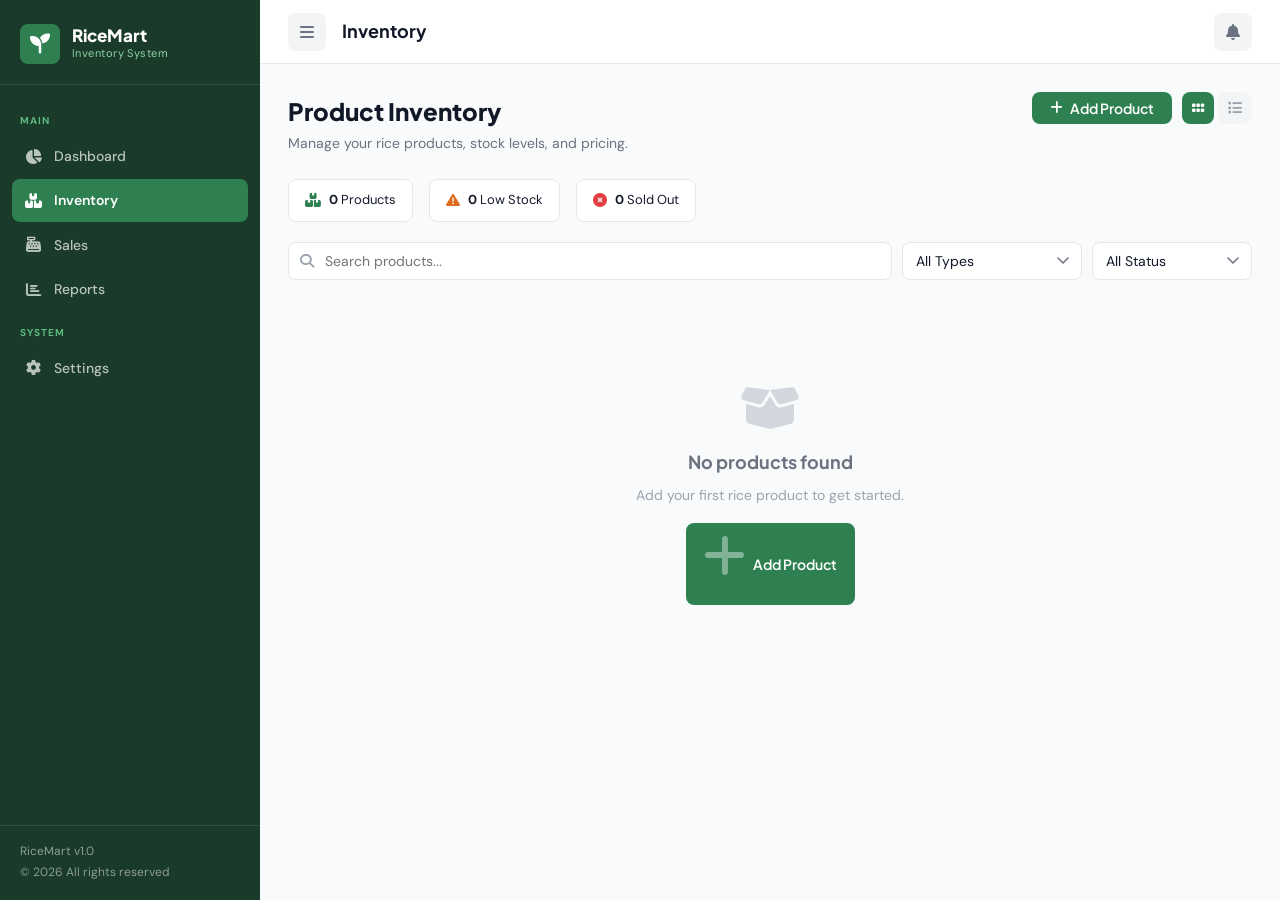
<file: inventory.html>
<!DOCTYPE html>
<html lang="en">
<head>
  <meta charset="UTF-8">
  <meta name="viewport" content="width=device-width, initial-scale=1.0">
  <title>Inventory — RiceMart</title>
  <link rel="stylesheet" href="css/style.css">
  <link rel="stylesheet" href="css/inventory.css">
  <link rel="stylesheet" href="https://cdnjs.cloudflare.com/ajax/libs/font-awesome/6.5.0/css/all.min.css">
</head>
<body>
<div class="app">
  <aside class="sidebar" id="sidebar">
    <div class="sidebar__logo">
      <div class="sidebar__logo-icon"><i class="fas fa-seedling"></i></div>
      <div class="sidebar__logo-text">
        <strong id="store-name">RiceMart</strong>
        <span>Inventory System</span>
      </div>
    </div>
    <nav class="sidebar__nav">
      <p class="nav__section-label">Main</p>
      <a href="dashboard.html" class="nav__link"><i class="fas fa-chart-pie"></i> Dashboard</a>
      <a href="inventory.html" class="nav__link"><i class="fas fa-boxes-stacked"></i> Inventory</a>
      <a href="sales.html" class="nav__link"><i class="fas fa-cash-register"></i> Sales</a>
      <a href="reports.html" class="nav__link"><i class="fas fa-chart-bar"></i> Reports</a>
      <p class="nav__section-label">System</p>
      <a href="settings.html" class="nav__link"><i class="fas fa-gear"></i> Settings</a>
    </nav>
    <div class="sidebar__footer">
      <p>RiceMart v1.0</p>
      <p>© 2026 All rights reserved</p>
    </div>
  </aside>
  <div class="sidebar-overlay" id="sidebar-overlay"></div>

  <main class="main">
    <header class="topbar">
      <button class="topbar__hamburger btn-icon" id="sidebar-toggle"><i class="fas fa-bars"></i></button>
      <h1 class="topbar__title">Inventory</h1>
      <div class="topbar__actions">
        <div class="notif-bell-wrap" style="position:relative;">
          <button class="btn-icon" id="notif-bell"><i class="fas fa-bell"></i></button>
          <span class="notif-badge" id="notif-badge" style="display:none;">0</span>
          <div class="notif-panel" id="notif-panel">
            <div class="notif-panel__header">Notifications <span>Recent alerts</span></div>
            <div class="notif-list" id="notif-list"></div>
          </div>
        </div>
      </div>
    </header>

    <div class="page-body">
      <div class="page-header">
        <div class="page-header__info">
          <h1>Product Inventory</h1>
          <p>Manage your rice products, stock levels, and pricing.</p>
        </div>
        <div class="page-header__actions">
          <button class="btn btn--primary" id="btn-add-product"><i class="fas fa-plus"></i> Add Product</button>
          <div class="view-toggles">
            <button class="view-toggle-btn view-toggle-btn--active" id="btn-grid-view" title="Grid View"><i class="fas fa-grip"></i></button>
            <button class="view-toggle-btn" id="btn-list-view" title="List View"><i class="fas fa-list"></i></button>
          </div>
        </div>
      </div>

      <!-- Quick Stats -->
      <div class="inventory-stats-row" id="inventory-stats"></div>

      <!-- Toolbar -->
      <div class="inventory-toolbar">
        <div class="search-bar">
          <i class="fas fa-search"></i>
          <input type="text" class="form-control" id="search-input" placeholder="Search products...">
        </div>
        <select class="form-control" id="filter-type" style="max-width:180px;">
          <option value="">All Types</option>
        </select>
        <select class="form-control" id="filter-status" style="max-width:160px;">
          <option value="">All Status</option>
          <option value="instock">In Stock</option>
          <option value="low">Low Stock</option>
          <option value="out">Sold Out</option>
        </select>
      </div>

      <!-- Product Grid -->
      <div class="product-grid active" id="product-grid"></div>

      <!-- Product List View -->
      <div class="product-list-view" id="product-list-view">
        <div class="table-wrap">
          <table id="product-table">
            <thead>
              <tr>
                <th>Product</th>
                <th>Type</th>
                <th>Price / Sack</th>
                <th>Stock</th>
                <th>Status</th>
                <th>Actions</th>
              </tr>
            </thead>
            <tbody id="product-table-body"></tbody>
          </table>
        </div>
      </div>
    </div>
  </main>
</div>

<!-- Add/Edit Product Modal -->
<div class="modal-overlay" id="modal-product">
  <div class="modal">
    <div class="modal__header">
      <h2 class="modal__title" id="modal-product-title">Add New Product</h2>
      <button class="modal__close" id="modal-product-close"><i class="fas fa-times"></i></button>
    </div>
    <div class="modal__body">
      <div class="img-upload-zone" id="img-upload-zone">
        <input type="file" id="img-input" accept="image/*">
        <img class="img-preview" id="img-preview" alt="Preview">
        <div id="img-placeholder">
          <i class="fas fa-cloud-upload-alt"></i>
          <p><strong>Click to upload</strong> or drag & drop</p>
          <p>JPG, PNG or WEBP (max 2MB)</p>
        </div>
      </div>
      <div class="form-row mt-2">
        <div class="form-group">
          <label class="form-label">Product Name *</label>
          <input type="text" class="form-control" id="prod-name" placeholder="e.g. Premium Jasmine Rice">
        </div>
        <div class="form-group">
          <label class="form-label">Rice Type *</label>
          <input type="text" class="form-control" id="prod-type" placeholder="e.g. Jasmine, Sinandomeng">
        </div>
      </div>
      <div class="form-row">
        <div class="form-group">
          <label class="form-label">Selling Price (₱/sack) *</label>
          <input type="number" class="form-control" id="prod-price" placeholder="2500" min="0">
        </div>
        <div class="form-group">
          <label class="form-label">Cost Price (₱/sack) *</label>
          <input type="number" class="form-control" id="prod-cost" placeholder="1800" min="0">
        </div>
      </div>
      <div class="form-row">
        <div class="form-group">
          <label class="form-label">Initial Stock (sacks) *</label>
          <input type="number" class="form-control" id="prod-stock" placeholder="50" min="0">
        </div>
        <div class="form-group">
          <label class="form-label">Low Stock Alert Threshold</label>
          <input type="number" class="form-control" id="prod-threshold" placeholder="10" min="1">
        </div>
      </div>
      <div class="form-group">
        <label class="form-label">Weight per Sack</label>
        <input type="text" class="form-control" id="prod-weight" placeholder="50kg">
      </div>
    </div>
    <div class="modal__footer">
      <button class="btn btn--secondary" id="modal-product-cancel">Cancel</button>
      <button class="btn btn--primary" id="modal-product-save"><i class="fas fa-save"></i> Save Product</button>
    </div>
  </div>
</div>

<!-- Update Stock Modal -->
<div class="modal-overlay" id="modal-stock">
  <div class="modal" style="max-width:400px;">
    <div class="modal__header">
      <h2 class="modal__title">Update Stock</h2>
      <button class="modal__close" id="modal-stock-close"><i class="fas fa-times"></i></button>
    </div>
    <div class="modal__body">
      <p style="font-size:14px;color:var(--text-secondary);margin-bottom:16px;" id="stock-product-name"></p>
      <div class="form-group">
        <label class="form-label">Action</label>
        <select class="form-control" id="stock-action">
          <option value="add">Add Stock (Restock)</option>
          <option value="remove">Remove Stock</option>
          <option value="set">Set Exact Amount</option>
        </select>
      </div>
      <div class="form-group">
        <label class="form-label">Quantity (sacks)</label>
        <input type="number" class="form-control" id="stock-qty" min="1" placeholder="Enter quantity">
      </div>
      <p style="font-size:13px;" id="stock-current-label"></p>
    </div>
    <div class="modal__footer">
      <button class="btn btn--secondary" id="modal-stock-cancel">Cancel</button>
      <button class="btn btn--primary" id="modal-stock-save"><i class="fas fa-save"></i> Update Stock</button>
    </div>
  </div>
</div>

<!-- Change Price Modal -->
<div class="modal-overlay" id="modal-price">
  <div class="modal" style="max-width:380px;">
    <div class="modal__header">
      <h2 class="modal__title">Change Price</h2>
      <button class="modal__close" id="modal-price-close"><i class="fas fa-times"></i></button>
    </div>
    <div class="modal__body">
      <p style="font-size:14px;color:var(--text-secondary);margin-bottom:16px;" id="price-product-name"></p>
      <div class="form-group">
        <label class="form-label">New Selling Price (₱/sack)</label>
        <input type="number" class="form-control" id="price-new" min="1" placeholder="Enter new price">
      </div>
      <div class="form-group">
        <label class="form-label">New Cost Price (₱/sack)</label>
        <input type="number" class="form-control" id="cost-new" min="1" placeholder="Enter new cost price">
      </div>
      <p style="font-size:13px;" id="price-current-label"></p>
    </div>
    <div class="modal__footer">
      <button class="btn btn--secondary" id="modal-price-cancel">Cancel</button>
      <button class="btn btn--primary" id="modal-price-save"><i class="fas fa-save"></i> Update Price</button>
    </div>
  </div>
</div>

<!-- Delete Confirm Modal -->
<div class="modal-overlay" id="modal-delete">
  <div class="modal" style="max-width:380px;">
    <div class="modal__header">
      <h2 class="modal__title" style="color:var(--danger);">Delete Product</h2>
      <button class="modal__close" id="modal-delete-close"><i class="fas fa-times"></i></button>
    </div>
    <div class="modal__body">
      <p style="font-size:14px;">Are you sure you want to delete <strong id="delete-product-name"></strong>? This action cannot be undone.</p>
    </div>
    <div class="modal__footer">
      <button class="btn btn--secondary" id="modal-delete-cancel">Cancel</button>
      <button class="btn btn--danger" id="modal-delete-confirm"><i class="fas fa-trash"></i> Delete</button>
    </div>
  </div>
</div>

<div id="toast-container"></div>

<script src="js/storage.js"></script>
<script src="js/notifications.js"></script>
<script src="js/analytics.js"></script>
<script src="js/main.js"></script>
<script src="js/inventory.js"></script>
</body>
</html>
</file>
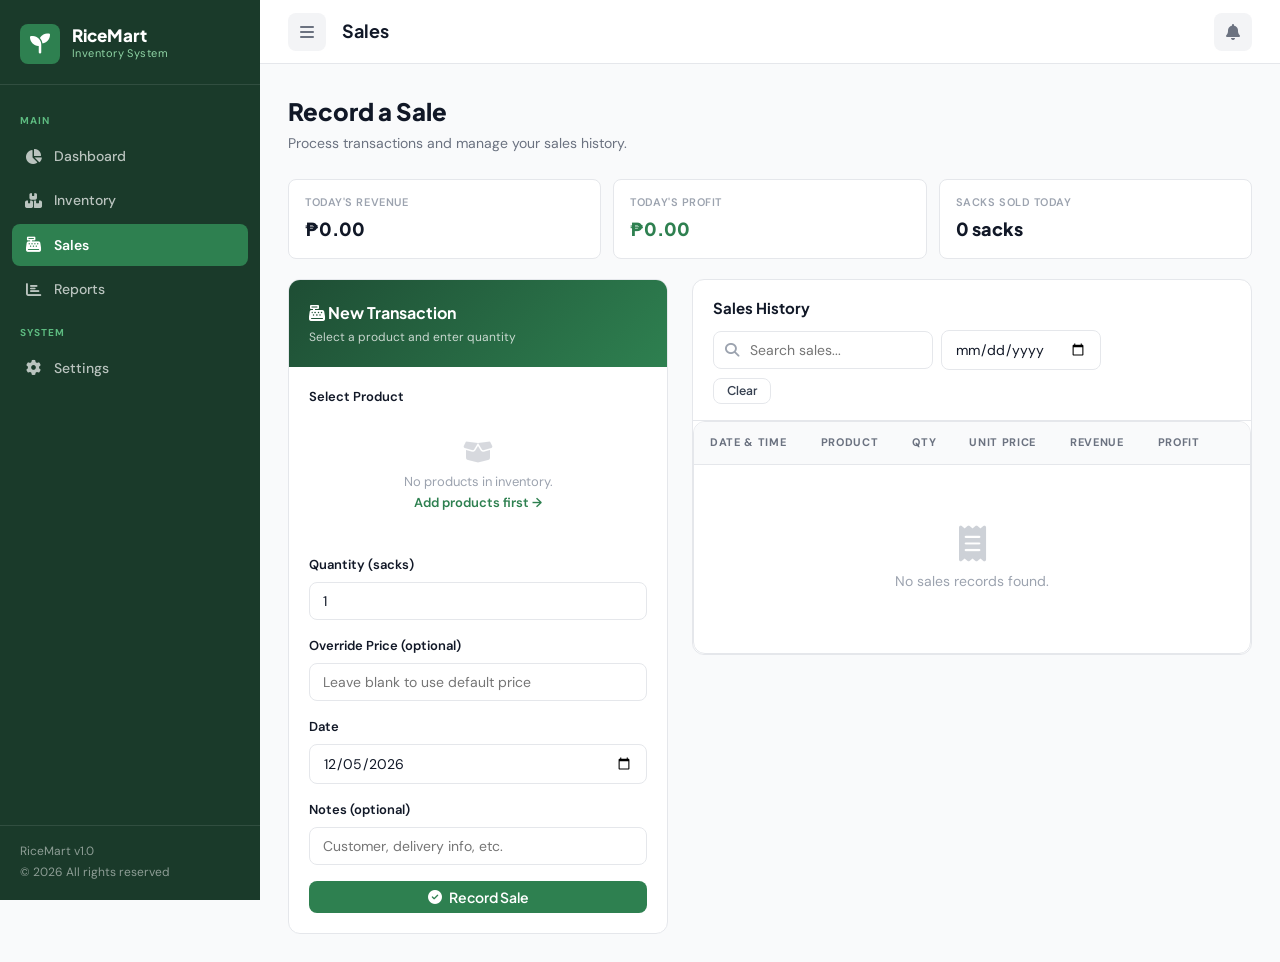
<file: sales.html>
<!DOCTYPE html>
<html lang="en">
<head>
  <meta charset="UTF-8">
  <meta name="viewport" content="width=device-width, initial-scale=1.0">
  <title>Sales — RiceMart</title>
  <link rel="stylesheet" href="css/style.css">
  <link rel="stylesheet" href="css/sales.css">
  <link rel="stylesheet" href="https://cdnjs.cloudflare.com/ajax/libs/font-awesome/6.5.0/css/all.min.css">
</head>
<body>
<div class="app">
  <aside class="sidebar" id="sidebar">
    <div class="sidebar__logo">
      <div class="sidebar__logo-icon"><i class="fas fa-seedling"></i></div>
      <div class="sidebar__logo-text">
        <strong id="store-name">RiceMart</strong>
        <span>Inventory System</span>
      </div>
    </div>
    <nav class="sidebar__nav">
      <p class="nav__section-label">Main</p>
      <a href="dashboard.html" class="nav__link"><i class="fas fa-chart-pie"></i> Dashboard</a>
      <a href="inventory.html" class="nav__link"><i class="fas fa-boxes-stacked"></i> Inventory</a>
      <a href="sales.html" class="nav__link"><i class="fas fa-cash-register"></i> Sales</a>
      <a href="reports.html" class="nav__link"><i class="fas fa-chart-bar"></i> Reports</a>
      <p class="nav__section-label">System</p>
      <a href="settings.html" class="nav__link"><i class="fas fa-gear"></i> Settings</a>
    </nav>
    <div class="sidebar__footer">
      <p>RiceMart v1.0</p>
      <p>© 2026 All rights reserved</p>
    </div>
  </aside>
  <div class="sidebar-overlay" id="sidebar-overlay"></div>

  <main class="main">
    <header class="topbar">
      <button class="topbar__hamburger btn-icon" id="sidebar-toggle"><i class="fas fa-bars"></i></button>
      <h1 class="topbar__title">Sales</h1>
      <div class="topbar__actions">
        <div class="notif-bell-wrap" style="position:relative;">
          <button class="btn-icon" id="notif-bell"><i class="fas fa-bell"></i></button>
          <span class="notif-badge" id="notif-badge" style="display:none;">0</span>
          <div class="notif-panel" id="notif-panel">
            <div class="notif-panel__header">Notifications <span>Recent alerts</span></div>
            <div class="notif-list" id="notif-list"></div>
          </div>
        </div>
      </div>
    </header>

    <div class="page-body">
      <div class="page-header">
        <div class="page-header__info">
          <h1>Record a Sale</h1>
          <p>Process transactions and manage your sales history.</p>
        </div>
      </div>

      <!-- Quick Stats -->
      <div class="sales-quick-stats" id="sales-quick-stats"></div>

      <div class="sales-layout">
        <!-- Sale Form -->
        <div class="sale-form-card">
          <div class="sale-form-card__header">
            <h2><i class="fas fa-cash-register"></i> New Transaction</h2>
            <p>Select a product and enter quantity</p>
          </div>
          <div class="sale-form-card__body">
            <div class="form-group">
              <label class="form-label">Select Product</label>
              <div class="product-selector" id="sale-product-selector">
                <!-- Populated by JS -->
              </div>
            </div>
            <div class="form-group">
              <label class="form-label">Quantity (sacks)</label>
              <input type="number" class="form-control" id="sale-qty" min="1" value="1" placeholder="Enter quantity">
            </div>
            <div class="form-group">
              <label class="form-label">Override Price (optional)</label>
              <input type="number" class="form-control" id="sale-price-override" placeholder="Leave blank to use default price">
            </div>
            <div class="form-group">
              <label class="form-label">Date</label>
              <input type="date" class="form-control" id="sale-date">
            </div>
            <div class="form-group">
              <label class="form-label">Notes (optional)</label>
              <input type="text" class="form-control" id="sale-notes" placeholder="Customer, delivery info, etc.">
            </div>

            <!-- Preview -->
            <div class="sale-preview" id="sale-preview" style="display:none;">
              <div class="sale-preview__row">
                <span class="sale-preview__label">Product</span>
                <span class="sale-preview__value" id="prev-product">—</span>
              </div>
              <div class="sale-preview__row">
                <span class="sale-preview__label">Quantity</span>
                <span class="sale-preview__value" id="prev-qty">—</span>
              </div>
              <div class="sale-preview__row">
                <span class="sale-preview__label">Unit Price</span>
                <span class="sale-preview__value" id="prev-price">—</span>
              </div>
              <div class="sale-preview__row">
                <span class="sale-preview__label">Cost</span>
                <span class="sale-preview__value" id="prev-cost">—</span>
              </div>
              <div class="sale-preview__row sale-preview__row--total">
                <span class="sale-preview__label">Total Revenue</span>
                <span class="sale-preview__value" id="prev-revenue">—</span>
              </div>
              <div class="sale-preview__row" style="font-weight:600;color:var(--green-600);">
                <span class="sale-preview__label">Profit</span>
                <span class="sale-preview__value" id="prev-profit">—</span>
              </div>
            </div>

            <button class="btn btn--primary btn--full" id="btn-record-sale">
              <i class="fas fa-check-circle"></i> Record Sale
            </button>
          </div>
        </div>

        <!-- Sales History -->
        <div class="sales-history-card">
          <div class="sales-history-card__header">
            <h2>Sales History</h2>
            <div style="display:flex;gap:8px;align-items:center;flex-wrap:wrap;">
              <div class="search-bar">
                <i class="fas fa-search"></i>
                <input type="text" class="form-control" id="sales-search" placeholder="Search sales..." style="min-width:160px;">
              </div>
              <input type="date" class="form-control" id="sales-date-filter" style="max-width:160px;">
              <button class="btn btn--outline btn--sm" id="btn-clear-filter">Clear</button>
            </div>
          </div>
          <div class="table-wrap">
            <table>
              <thead>
                <tr>
                  <th>Date & Time</th>
                  <th>Product</th>
                  <th>Qty</th>
                  <th>Unit Price</th>
                  <th>Revenue</th>
                  <th>Profit</th>
                  <th></th>
                </tr>
              </thead>
              <tbody id="sales-table-body"></tbody>
            </table>
          </div>
        </div>
      </div>
    </div>
  </main>
</div>

<!-- Delete Sale Modal -->
<div class="modal-overlay" id="modal-delete-sale">
  <div class="modal" style="max-width:380px;">
    <div class="modal__header">
      <h2 class="modal__title" style="color:var(--danger);">Delete Sale Record</h2>
      <button class="modal__close" id="modal-delete-sale-close"><i class="fas fa-times"></i></button>
    </div>
    <div class="modal__body">
      <p style="font-size:14px;">Delete this sale record? Note: inventory stock will <strong>not</strong> be automatically restored.</p>
    </div>
    <div class="modal__footer">
      <button class="btn btn--secondary" id="modal-delete-sale-cancel">Cancel</button>
      <button class="btn btn--danger" id="modal-delete-sale-confirm"><i class="fas fa-trash"></i> Delete</button>
    </div>
  </div>
</div>

<div id="toast-container"></div>

<script src="js/storage.js"></script>
<script src="js/notifications.js"></script>
<script src="js/analytics.js"></script>
<script src="js/main.js"></script>
<script src="js/sales.js"></script>
</body>
</html>
</file>
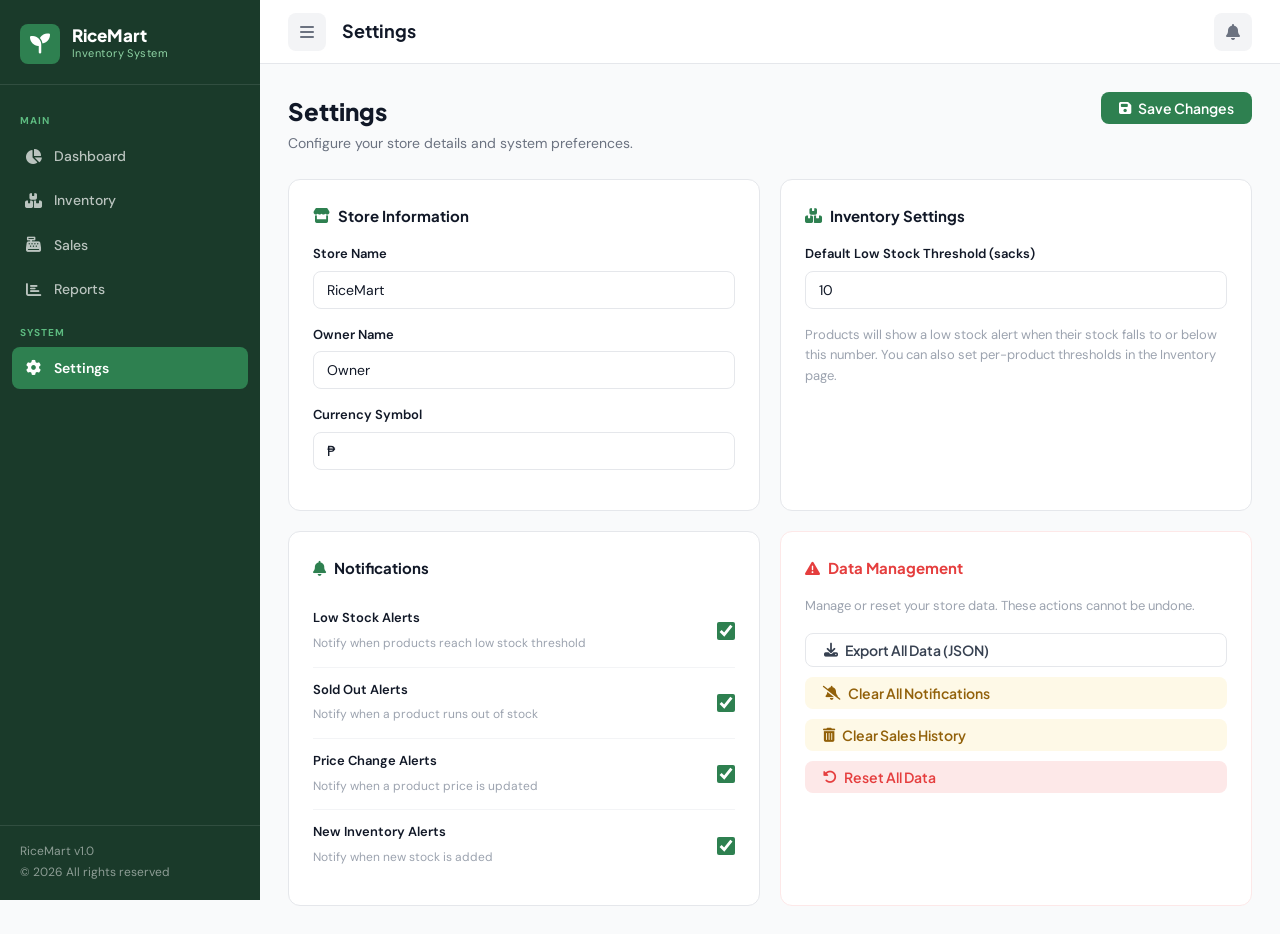
<file: settings.html>
<!DOCTYPE html>
<html lang="en">
<head>
  <meta charset="UTF-8">
  <meta name="viewport" content="width=device-width, initial-scale=1.0">
  <title>Settings — RiceMart</title>
  <link rel="stylesheet" href="css/style.css">
  <link rel="stylesheet" href="https://cdnjs.cloudflare.com/ajax/libs/font-awesome/6.5.0/css/all.min.css">
  <style>
    .settings-grid { display:grid; grid-template-columns:1fr 1fr; gap:20px; }
    @media(max-width:800px){ .settings-grid{grid-template-columns:1fr;} }
    .settings-card { background:var(--white); border-radius:var(--radius-md); border:1px solid var(--border); padding:24px; }
    .settings-card h2 { font-family:var(--font-display); font-size:15px; font-weight:700; margin-bottom:16px; display:flex; align-items:center; gap:8px; }
    .settings-card h2 i { color:var(--accent); }
    .danger-zone { border-color: var(--red-100); }
    .danger-zone h2 { color: var(--danger); }
    .danger-zone h2 i { color: var(--danger); }
    .setting-row { display:flex; align-items:center; justify-content:space-between; padding:12px 0; border-bottom:1px solid var(--gray-100); }
    .setting-row:last-child { border-bottom:none; }
    .setting-row__info { flex:1; min-width:0; }
    .setting-row__info strong { font-size:13px; font-weight:600; display:block; }
    .setting-row__info span { font-size:12px; color:var(--text-muted); }
  </style>
</head>
<body>
<div class="app">
  <aside class="sidebar" id="sidebar">
    <div class="sidebar__logo">
      <div class="sidebar__logo-icon"><i class="fas fa-seedling"></i></div>
      <div class="sidebar__logo-text">
        <strong id="store-name">RiceMart</strong>
        <span>Inventory System</span>
      </div>
    </div>
    <nav class="sidebar__nav">
      <p class="nav__section-label">Main</p>
      <a href="dashboard.html" class="nav__link"><i class="fas fa-chart-pie"></i> Dashboard</a>
      <a href="inventory.html" class="nav__link"><i class="fas fa-boxes-stacked"></i> Inventory</a>
      <a href="sales.html" class="nav__link"><i class="fas fa-cash-register"></i> Sales</a>
      <a href="reports.html" class="nav__link"><i class="fas fa-chart-bar"></i> Reports</a>
      <p class="nav__section-label">System</p>
      <a href="settings.html" class="nav__link"><i class="fas fa-gear"></i> Settings</a>
    </nav>
    <div class="sidebar__footer">
      <p>RiceMart v1.0</p>
      <p>© 2026 All rights reserved</p>
    </div>
  </aside>
  <div class="sidebar-overlay" id="sidebar-overlay"></div>

  <main class="main">
    <header class="topbar">
      <button class="topbar__hamburger btn-icon" id="sidebar-toggle"><i class="fas fa-bars"></i></button>
      <h1 class="topbar__title">Settings</h1>
      <div class="topbar__actions">
        <div class="notif-bell-wrap" style="position:relative;">
          <button class="btn-icon" id="notif-bell"><i class="fas fa-bell"></i></button>
          <span class="notif-badge" id="notif-badge" style="display:none;">0</span>
          <div class="notif-panel" id="notif-panel">
            <div class="notif-panel__header">Notifications <span>Recent alerts</span></div>
            <div class="notif-list" id="notif-list"></div>
          </div>
        </div>
      </div>
    </header>

    <div class="page-body">
      <div class="page-header">
        <div class="page-header__info">
          <h1>Settings</h1>
          <p>Configure your store details and system preferences.</p>
        </div>
        <div class="page-header__actions">
          <button class="btn btn--primary" id="btn-save-settings"><i class="fas fa-save"></i> Save Changes</button>
        </div>
      </div>

      <div class="settings-grid">
        <!-- Store Info -->
        <div class="settings-card">
          <h2><i class="fas fa-store"></i> Store Information</h2>
          <div class="form-group">
            <label class="form-label">Store Name</label>
            <input type="text" class="form-control" id="set-store-name" placeholder="e.g. RiceMart">
          </div>
          <div class="form-group">
            <label class="form-label">Owner Name</label>
            <input type="text" class="form-control" id="set-owner-name" placeholder="e.g. Juan dela Cruz">
          </div>
          <div class="form-group">
            <label class="form-label">Currency Symbol</label>
            <input type="text" class="form-control" id="set-currency" placeholder="₱" maxlength="3">
          </div>
        </div>

        <!-- Inventory Settings -->
        <div class="settings-card">
          <h2><i class="fas fa-boxes-stacked"></i> Inventory Settings</h2>
          <div class="form-group">
            <label class="form-label">Default Low Stock Threshold (sacks)</label>
            <input type="number" class="form-control" id="set-low-stock" min="1" placeholder="10">
          </div>
          <p style="font-size:13px;color:var(--text-muted);">Products will show a low stock alert when their stock falls to or below this number. You can also set per-product thresholds in the Inventory page.</p>
        </div>

        <!-- Notifications -->
        <div class="settings-card">
          <h2><i class="fas fa-bell"></i> Notifications</h2>
          <div class="setting-row">
            <div class="setting-row__info">
              <strong>Low Stock Alerts</strong>
              <span>Notify when products reach low stock threshold</span>
            </div>
            <input type="checkbox" id="set-notif-lowstock" checked style="width:18px;height:18px;accent-color:var(--accent);">
          </div>
          <div class="setting-row">
            <div class="setting-row__info">
              <strong>Sold Out Alerts</strong>
              <span>Notify when a product runs out of stock</span>
            </div>
            <input type="checkbox" id="set-notif-soldout" checked style="width:18px;height:18px;accent-color:var(--accent);">
          </div>
          <div class="setting-row">
            <div class="setting-row__info">
              <strong>Price Change Alerts</strong>
              <span>Notify when a product price is updated</span>
            </div>
            <input type="checkbox" id="set-notif-price" checked style="width:18px;height:18px;accent-color:var(--accent);">
          </div>
          <div class="setting-row">
            <div class="setting-row__info">
              <strong>New Inventory Alerts</strong>
              <span>Notify when new stock is added</span>
            </div>
            <input type="checkbox" id="set-notif-restock" checked style="width:18px;height:18px;accent-color:var(--accent);">
          </div>
        </div>

        <!-- Data Management -->
        <div class="settings-card danger-zone">
          <h2><i class="fas fa-triangle-exclamation"></i> Data Management</h2>
          <p style="font-size:13px;color:var(--text-muted);margin-bottom:16px;">Manage or reset your store data. These actions cannot be undone.</p>
          <div style="display:flex;flex-direction:column;gap:10px;">
            <button class="btn btn--outline" id="btn-export-data"><i class="fas fa-download"></i> Export All Data (JSON)</button>
            <button class="btn btn--warning" id="btn-clear-notifications"><i class="fas fa-bell-slash"></i> Clear All Notifications</button>
            <button class="btn btn--warning" id="btn-clear-sales"><i class="fas fa-trash-alt"></i> Clear Sales History</button>
            <button class="btn btn--danger" id="btn-reset-data"><i class="fas fa-rotate-left"></i> Reset All Data</button>
          </div>
        </div>
      </div>
    </div>
  </main>
</div>

<div id="toast-container"></div>

<!-- Confirm Reset Modal -->
<div class="modal-overlay" id="modal-reset">
  <div class="modal" style="max-width:380px;">
    <div class="modal__header">
      <h2 class="modal__title" style="color:var(--danger);">Reset All Data</h2>
      <button class="modal__close" id="modal-reset-close"><i class="fas fa-times"></i></button>
    </div>
    <div class="modal__body">
      <p style="font-size:14px;">This will <strong>permanently delete all products, sales history, and notifications</strong>. The system will reload with sample data. This cannot be undone.</p>
    </div>
    <div class="modal__footer">
      <button class="btn btn--secondary" id="modal-reset-cancel">Cancel</button>
      <button class="btn btn--danger" id="modal-reset-confirm"><i class="fas fa-rotate-left"></i> Yes, Reset Everything</button>
    </div>
  </div>
</div>

<script src="js/storage.js"></script>
<script src="js/notifications.js"></script>
<script src="js/analytics.js"></script>
<script src="js/main.js"></script>
<script src="js/settings.js"></script>
</body>
</html>
</file>
<file: css/style.css>
/* ═══════════════════════════════════════════════════════
   style.css — Design tokens, layout shell, nav, toasts
   Rice Inventory System
   ═══════════════════════════════════════════════════════ */

/* ─── Google Fonts ─────────────────────────────────────── */
@import url('https://fonts.googleapis.com/css2?family=Plus+Jakarta+Sans:wght@400;500;600;700;800&family=DM+Sans:wght@400;500&display=swap');

/* ─── Design Tokens ────────────────────────────────────── */
:root {
  /* Palette */
  --green-900: #1a3a2a;
  --green-800: #1e4d34;
  --green-700: #276744;
  --green-600: #2e8050;
  --green-500: #3a9e63;
  --green-400: #5dbb80;
  --green-300: #8fd4a5;
  --green-100: #d8f3e3;
  --green-50:  #f0faf4;

  --yellow-500: #f5c842;
  --yellow-400: #f7d568;
  --yellow-300: #fae498;
  --yellow-100: #fef9e7;

  --red-500: #e53e3e;
  --red-100: #fde8e8;
  --orange-500: #dd6b20;
  --orange-100: #fef3e8;

  --white: #ffffff;
  --gray-50:  #f9fafb;
  --gray-100: #f3f4f6;
  --gray-200: #e5e7eb;
  --gray-300: #d1d5db;
  --gray-400: #9ca3af;
  --gray-500: #6b7280;
  --gray-700: #374151;
  --gray-900: #111827;

  /* Semantic */
  --bg-body:      var(--gray-50);
  --bg-sidebar:   var(--green-900);
  --bg-card:      var(--white);
  --text-primary: var(--gray-900);
  --text-secondary: var(--gray-500);
  --text-muted:   var(--gray-400);
  --border:       var(--gray-200);
  --accent:       var(--green-600);
  --accent-light: var(--green-100);
  --danger:       var(--red-500);
  --warning:      var(--orange-500);
  --warning-bg:   var(--orange-100);
  --success:      var(--green-500);

  /* Typography */
  --font-display: 'Plus Jakarta Sans', sans-serif;
  --font-body:    'DM Sans', sans-serif;

  /* Spacing */
  --sidebar-w: 260px;
  --header-h: 64px;
  --radius-sm: 8px;
  --radius-md: 12px;
  --radius-lg: 16px;
  --radius-xl: 24px;

  /* Shadows */
  --shadow-sm: 0 1px 3px rgba(0,0,0,.07), 0 1px 2px rgba(0,0,0,.05);
  --shadow-md: 0 4px 16px rgba(0,0,0,.08);
  --shadow-lg: 0 8px 32px rgba(0,0,0,.12);

  /* Transitions */
  --transition: 0.2s ease;
}

/* ─── Reset ────────────────────────────────────────────── */
*, *::before, *::after { box-sizing: border-box; margin: 0; padding: 0; }
html { scroll-behavior: smooth; }
body {
  font-family: var(--font-body);
  background: var(--bg-body);
  color: var(--text-primary);
  line-height: 1.6;
  min-height: 100vh;
}
img { max-width: 100%; display: block; }
button { cursor: pointer; font-family: inherit; border: none; background: none; }
a { text-decoration: none; color: inherit; }
input, select, textarea { font-family: inherit; }

/* ─── App Shell ─────────────────────────────────────────── */
.app {
  display: flex;
  min-height: 100vh;
}

/* ─── Sidebar ───────────────────────────────────────────── */
.sidebar {
  width: var(--sidebar-w);
  background: var(--bg-sidebar);
  display: flex;
  flex-direction: column;
  position: fixed;
  top: 0; left: 0;
  height: 100vh;
  z-index: 100;
  transition: transform var(--transition);
  overflow-y: auto;
}

.sidebar__logo {
  padding: 24px 20px 20px;
  display: flex;
  align-items: center;
  gap: 12px;
  border-bottom: 1px solid rgba(255,255,255,.1);
}

.sidebar__logo-icon {
  width: 40px; height: 40px;
  background: var(--green-600);
  border-radius: var(--radius-sm);
  display: flex; align-items: center; justify-content: center;
  color: var(--white);
  font-size: 20px;
  flex-shrink: 0;
}

.sidebar__logo-text {
  display: flex; flex-direction: column;
}
.sidebar__logo-text strong {
  font-family: var(--font-display);
  font-size: 17px;
  font-weight: 800;
  color: var(--white);
  line-height: 1.2;
}
.sidebar__logo-text span {
  font-size: 11px;
  color: var(--green-300);
  letter-spacing: .04em;
}

.sidebar__nav {
  padding: 16px 12px;
  flex: 1;
}

.nav__section-label {
  font-size: 10px;
  font-weight: 700;
  letter-spacing: .1em;
  text-transform: uppercase;
  color: var(--green-400);
  padding: 12px 8px 6px;
}

.nav__link {
  display: flex;
  align-items: center;
  gap: 12px;
  padding: 10px 12px;
  border-radius: var(--radius-sm);
  color: rgba(255,255,255,.7);
  font-size: 14px;
  font-weight: 500;
  transition: all var(--transition);
  margin-bottom: 2px;
}
.nav__link i { width: 18px; text-align: center; font-size: 15px; }
.nav__link:hover { background: rgba(255,255,255,.08); color: var(--white); }
.nav__link--active { background: var(--green-600); color: var(--white); font-weight: 600; }
.nav__link--active:hover { background: var(--green-500); }

.sidebar__footer {
  padding: 16px 20px;
  border-top: 1px solid rgba(255,255,255,.1);
  color: rgba(255,255,255,.5);
  font-size: 12px;
}
.sidebar__footer p { margin-bottom: 2px; }

/* ─── Main Content ──────────────────────────────────────── */
.main {
  margin-left: var(--sidebar-w);
  flex: 1;
  display: flex;
  flex-direction: column;
  min-height: 100vh;
}

/* ─── Topbar ────────────────────────────────────────────── */
.topbar {
  height: var(--header-h);
  background: var(--white);
  border-bottom: 1px solid var(--border);
  display: flex;
  align-items: center;
  padding: 0 28px;
  gap: 16px;
  position: sticky; top: 0;
  z-index: 50;
}

.topbar__hamburger {
  display: none;
  color: var(--gray-700);
  font-size: 20px;
  padding: 6px;
  border-radius: 6px;
}
.topbar__hamburger:hover { background: var(--gray-100); }

.topbar__title {
  font-family: var(--font-display);
  font-size: 18px;
  font-weight: 700;
  color: var(--text-primary);
  flex: 1;
}

.topbar__actions {
  display: flex;
  align-items: center;
  gap: 10px;
  margin-left: auto;
}

.topbar__date {
  font-size: 13px;
  color: var(--text-secondary);
}

/* Notification Bell */
.notif-bell-wrap {
  position: relative;
}
.btn-icon {
  width: 38px; height: 38px;
  border-radius: var(--radius-sm);
  display: flex; align-items: center; justify-content: center;
  color: var(--gray-500);
  font-size: 16px;
  transition: all var(--transition);
  background: var(--gray-100);
}
.btn-icon:hover { background: var(--gray-200); color: var(--gray-700); }

.notif-badge {
  position: absolute;
  top: -4px; right: -4px;
  background: var(--danger);
  color: var(--white);
  font-size: 10px;
  font-weight: 700;
  min-width: 18px; height: 18px;
  border-radius: 9px;
  display: flex; align-items: center; justify-content: center;
  padding: 0 4px;
  border: 2px solid var(--white);
}

/* Notification Panel */
.notif-panel {
  position: absolute;
  top: calc(100% + 10px);
  right: 0;
  width: 340px;
  background: var(--white);
  border-radius: var(--radius-md);
  box-shadow: var(--shadow-lg);
  border: 1px solid var(--border);
  z-index: 200;
  overflow: hidden;
  opacity: 0;
  transform: translateY(-8px);
  pointer-events: none;
  transition: all var(--transition);
}
.notif-panel--open { opacity: 1; transform: translateY(0); pointer-events: all; }

.notif-panel__header {
  padding: 14px 16px;
  border-bottom: 1px solid var(--border);
  font-weight: 600;
  font-size: 14px;
  display: flex; align-items: center; justify-content: space-between;
}
.notif-panel__header span { color: var(--text-secondary); font-size: 12px; font-weight: 400; }

.notif-list { max-height: 360px; overflow-y: auto; }

.notif-item {
  display: flex;
  align-items: flex-start;
  gap: 10px;
  padding: 12px 16px;
  border-bottom: 1px solid var(--gray-100);
  font-size: 13px;
  transition: background var(--transition);
}
.notif-item:hover { background: var(--gray-50); }
.notif-item--unread { background: var(--green-50); }
.notif-item i { margin-top: 2px; flex-shrink: 0; }
.notif-item--error i { color: var(--danger); }
.notif-item--warning i { color: var(--warning); }
.notif-item--success i { color: var(--success); }
.notif-item--info i { color: var(--accent); }
.notif-item p { margin-bottom: 2px; line-height: 1.4; }
.notif-item span { color: var(--text-muted); font-size: 11px; }
.notif-empty { text-align: center; padding: 32px 16px; color: var(--text-muted); }
.notif-empty i { font-size: 28px; margin-bottom: 8px; }
.notif-empty p { font-size: 13px; }

/* ─── Page Body ─────────────────────────────────────────── */
.page-body {
  padding: 28px;
  flex: 1;
}

/* ─── Page Header ───────────────────────────────────────── */
.page-header {
  display: flex;
  align-items: flex-start;
  justify-content: space-between;
  margin-bottom: 24px;
  gap: 16px;
  flex-wrap: wrap;
}
.page-header__info h1 {
  font-family: var(--font-display);
  font-size: 24px;
  font-weight: 800;
  color: var(--text-primary);
  margin-bottom: 2px;
}
.page-header__info p {
  font-size: 14px;
  color: var(--text-secondary);
}
.page-header__actions {
  display: flex;
  gap: 10px;
  flex-wrap: wrap;
}

/* ─── Buttons ───────────────────────────────────────────── */
.btn {
  display: inline-flex;
  align-items: center;
  gap: 7px;
  padding: 9px 18px;
  border-radius: var(--radius-sm);
  font-size: 14px;
  font-weight: 600;
  font-family: var(--font-display);
  transition: all var(--transition);
  line-height: 1;
  white-space: nowrap;
}
.btn--primary { background: var(--green-600); color: var(--white); }
.btn--primary:hover { background: var(--green-700); transform: translateY(-1px); box-shadow: 0 4px 12px rgba(46,128,80,.3); }
.btn--secondary { background: var(--gray-100); color: var(--gray-700); }
.btn--secondary:hover { background: var(--gray-200); }
.btn--outline { border: 1.5px solid var(--border); color: var(--gray-700); }
.btn--outline:hover { border-color: var(--green-400); color: var(--green-600); background: var(--green-50); }
.btn--danger { background: var(--red-100); color: var(--danger); }
.btn--danger:hover { background: var(--danger); color: var(--white); }
.btn--warning { background: var(--yellow-100); color: #92610a; }
.btn--warning:hover { background: var(--yellow-400); color: #5a3d06; }
.btn--sm { padding: 6px 13px; font-size: 12px; }
.btn--xs { padding: 5px 10px; font-size: 11px; }
.btn--full { width: 100%; justify-content: center; }
.btn:disabled { opacity: .55; cursor: not-allowed; transform: none !important; box-shadow: none !important; }

/* ─── Cards ─────────────────────────────────────────────── */
.card {
  background: var(--bg-card);
  border-radius: var(--radius-md);
  border: 1px solid var(--border);
  box-shadow: var(--shadow-sm);
}
.card__header {
  padding: 18px 20px 0;
  display: flex;
  align-items: center;
  justify-content: space-between;
}
.card__title {
  font-family: var(--font-display);
  font-size: 15px;
  font-weight: 700;
  color: var(--text-primary);
}
.card__body { padding: 20px; }

/* ─── Status Badges ─────────────────────────────────────── */
.badge {
  display: inline-flex;
  align-items: center;
  gap: 5px;
  padding: 4px 10px;
  border-radius: 20px;
  font-size: 11px;
  font-weight: 700;
  letter-spacing: .03em;
  text-transform: uppercase;
}
.badge--success { background: var(--green-100); color: var(--green-700); }
.badge--warning { background: var(--yellow-300); color: #7a5008; }
.badge--danger  { background: var(--red-100);   color: var(--danger); }
.badge--info    { background: #e0f0ff; color: #1a5fa8; }
.badge--gray    { background: var(--gray-100); color: var(--gray-500); }

/* ─── Toast Notifications ───────────────────────────────── */
#toast-container {
  position: fixed;
  bottom: 24px; right: 24px;
  z-index: 9999;
  display: flex;
  flex-direction: column;
  gap: 10px;
  pointer-events: none;
}

.toast {
  display: flex;
  align-items: center;
  gap: 10px;
  padding: 13px 16px;
  border-radius: var(--radius-sm);
  background: var(--gray-900);
  color: var(--white);
  font-size: 13px;
  min-width: 280px;
  max-width: 380px;
  box-shadow: var(--shadow-lg);
  opacity: 0;
  transform: translateX(20px);
  transition: all 0.3s ease;
  pointer-events: all;
}
.toast--visible { opacity: 1; transform: translateX(0); }
.toast--success { background: var(--green-800); }
.toast--error   { background: #c0392b; }
.toast--warning { background: #92610a; }
.toast--info    { background: #1a5fa8; }
.toast i { flex-shrink: 0; }
.toast span { flex: 1; }
.toast__close { color: rgba(255,255,255,.7); padding: 2px 4px; border-radius: 3px; transition: color var(--transition); flex-shrink: 0; }
.toast__close:hover { color: var(--white); }

/* ─── Modal ─────────────────────────────────────────────── */
.modal-overlay {
  position: fixed; inset: 0;
  background: rgba(0,0,0,.5);
  backdrop-filter: blur(4px);
  z-index: 500;
  display: flex; align-items: center; justify-content: center;
  padding: 20px;
  opacity: 0; visibility: hidden;
  transition: all 0.25s ease;
}
.modal-overlay--open { opacity: 1; visibility: visible; }
.modal {
  background: var(--white);
  border-radius: var(--radius-lg);
  box-shadow: var(--shadow-lg);
  width: 100%;
  max-width: 520px;
  transform: translateY(20px);
  transition: transform 0.25s ease;
  overflow: hidden;
}
.modal-overlay--open .modal { transform: translateY(0); }
.modal__header {
  padding: 20px 24px 16px;
  border-bottom: 1px solid var(--border);
  display: flex; align-items: center; justify-content: space-between;
}
.modal__title { font-family: var(--font-display); font-size: 17px; font-weight: 700; }
.modal__close { color: var(--gray-400); font-size: 18px; padding: 4px; border-radius: 4px; transition: all var(--transition); }
.modal__close:hover { color: var(--gray-700); background: var(--gray-100); }
.modal__body { padding: 24px; }
.modal__footer {
  padding: 16px 24px;
  border-top: 1px solid var(--border);
  display: flex; gap: 10px; justify-content: flex-end;
}

/* ─── Form Elements ─────────────────────────────────────── */
.form-group { margin-bottom: 16px; }
.form-label {
  display: block;
  font-size: 13px;
  font-weight: 600;
  color: var(--text-primary);
  margin-bottom: 6px;
}
.form-control {
  width: 100%;
  padding: 9px 13px;
  border: 1.5px solid var(--border);
  border-radius: var(--radius-sm);
  font-size: 14px;
  color: var(--text-primary);
  background: var(--white);
  transition: border-color var(--transition), box-shadow var(--transition);
  outline: none;
}
.form-control:focus {
  border-color: var(--green-400);
  box-shadow: 0 0 0 3px rgba(93,187,128,.15);
}
.form-row { display: grid; grid-template-columns: 1fr 1fr; gap: 12px; }

/* ─── Stat Cards ────────────────────────────────────────── */
.stat-card {
  background: var(--white);
  border-radius: var(--radius-md);
  border: 1px solid var(--border);
  padding: 20px;
  display: flex;
  align-items: flex-start;
  gap: 16px;
  transition: transform var(--transition), box-shadow var(--transition);
}
.stat-card:hover { transform: translateY(-2px); box-shadow: var(--shadow-md); }
.stat-card__icon {
  width: 48px; height: 48px;
  border-radius: var(--radius-sm);
  display: flex; align-items: center; justify-content: center;
  font-size: 20px;
  flex-shrink: 0;
}
.stat-card__icon--green  { background: var(--green-100);   color: var(--green-600); }
.stat-card__icon--yellow { background: var(--yellow-300);  color: #7a5008; }
.stat-card__icon--red    { background: var(--red-100);     color: var(--danger); }
.stat-card__icon--blue   { background: #dbeafe; color: #1d4ed8; }
.stat-card__icon--orange { background: var(--orange-100);  color: var(--orange-500); }
.stat-card__icon--teal   { background: #ccfbf1; color: #0d9488; }

.stat-card__info { flex: 1; min-width: 0; }
.stat-card__label { font-size: 12px; font-weight: 600; color: var(--text-secondary); text-transform: uppercase; letter-spacing: .05em; margin-bottom: 4px; }
.stat-card__value { font-family: var(--font-display); font-size: 22px; font-weight: 800; color: var(--text-primary); line-height: 1.1; }
.stat-card__sub { font-size: 12px; color: var(--text-muted); margin-top: 3px; }
.stat-card__change { font-size: 12px; font-weight: 600; }
.stat-card__change--up { color: var(--success); }
.stat-card__change--down { color: var(--danger); }

/* ─── Table ─────────────────────────────────────────────── */
.table-wrap { overflow-x: auto; border-radius: var(--radius-md); border: 1px solid var(--border); }
table { width: 100%; border-collapse: collapse; font-size: 13.5px; }
th {
  text-align: left;
  padding: 12px 16px;
  background: var(--gray-50);
  color: var(--text-secondary);
  font-weight: 700;
  font-size: 11px;
  text-transform: uppercase;
  letter-spacing: .06em;
  border-bottom: 1px solid var(--border);
  white-space: nowrap;
}
td {
  padding: 13px 16px;
  border-bottom: 1px solid var(--gray-100);
  color: var(--text-primary);
  vertical-align: middle;
}
tr:last-child td { border-bottom: none; }
tr:hover td { background: var(--gray-50); }
.table-empty {
  text-align: center;
  padding: 48px 20px;
  color: var(--text-muted);
}
.table-empty i { font-size: 36px; margin-bottom: 8px; opacity: .5; }
.table-empty p { font-size: 14px; }

/* ─── Tabs ──────────────────────────────────────────────── */
.tabs {
  display: flex;
  gap: 4px;
  background: var(--gray-100);
  border-radius: var(--radius-sm);
  padding: 4px;
  margin-bottom: 20px;
}
.tab {
  padding: 8px 18px;
  border-radius: 6px;
  font-size: 13px;
  font-weight: 600;
  color: var(--text-secondary);
  transition: all var(--transition);
  background: transparent;
}
.tab:hover { color: var(--text-primary); background: rgba(255,255,255,.6); }
.tab--active { background: var(--white); color: var(--green-700); box-shadow: var(--shadow-sm); }

/* ─── Sidebar Overlay (mobile) ──────────────────────────── */
.sidebar-overlay {
  display: none;
  position: fixed; inset: 0;
  background: rgba(0,0,0,.5);
  z-index: 99;
}

/* ─── Responsive ────────────────────────────────────────── */
@media (max-width: 900px) {
  .sidebar {
    transform: translateX(-100%);
    z-index: 200;
  }
  .sidebar--open { transform: translateX(0); }
  .sidebar-overlay { display: block; }
  .overlay--visible { opacity: 1; pointer-events: all; }
  .main { margin-left: 0; }
  .topbar__hamburger { display: flex; }
  .topbar__date { display: none; }
  .page-body { padding: 20px 16px; }
}

@media (max-width: 560px) {
  .form-row { grid-template-columns: 1fr; }
  .page-header { flex-direction: column; }
  .modal { max-height: 90vh; overflow-y: auto; }
}

/* ─── Utility ───────────────────────────────────────────── */
.text-right { text-align: right; }
.text-center { text-align: center; }
.text-muted { color: var(--text-muted); }
.text-success { color: var(--success); }
.text-danger { color: var(--danger); }
.text-warning { color: var(--warning); }
.font-bold { font-weight: 700; }
.mt-1 { margin-top: 8px; }
.mt-2 { margin-top: 16px; }
.mt-3 { margin-top: 24px; }
.mb-1 { margin-bottom: 8px; }
.mb-2 { margin-bottom: 16px; }
.mb-3 { margin-bottom: 24px; }
.hidden { display: none !important; }
.flex { display: flex; }
.flex-col { flex-direction: column; }
.items-center { align-items: center; }
.gap-2 { gap: 16px; }
.grid-2 { display: grid; grid-template-columns: repeat(2, 1fr); gap: 16px; }
.grid-3 { display: grid; grid-template-columns: repeat(3, 1fr); gap: 16px; }
.grid-4 { display: grid; grid-template-columns: repeat(4, 1fr); gap: 16px; }
@media (max-width: 1100px) { .grid-4 { grid-template-columns: repeat(2, 1fr); } }
@media (max-width: 700px)  { .grid-4, .grid-3, .grid-2 { grid-template-columns: 1fr; } }

/* ─── Search Bar ────────────────────────────────────────── */
.search-bar {
  position: relative;
}
.search-bar i {
  position: absolute;
  left: 12px; top: 50%;
  transform: translateY(-50%);
  color: var(--gray-400);
  font-size: 14px;
  pointer-events: none;
}
.search-bar input {
  padding-left: 36px;
  min-width: 220px;
}

/* ─── Select ────────────────────────────────────────────── */
select.form-control { appearance: none; background-image: url("data:image/svg+xml,%3Csvg xmlns='http://www.w3.org/2000/svg' width='12' height='8' fill='none'%3E%3Cpath d='M1 1l5 5 5-5' stroke='%236b7280' stroke-width='1.5' stroke-linecap='round'/%3E%3C/svg%3E"); background-repeat: no-repeat; background-position: right 12px center; padding-right: 32px; }

/* ─── Empty State ───────────────────────────────────────── */
.empty-state {
  text-align: center;
  padding: 64px 20px;
  color: var(--text-muted);
}
.empty-state i { font-size: 48px; margin-bottom: 16px; opacity: .4; }
.empty-state h3 { font-family: var(--font-display); font-size: 18px; font-weight: 700; color: var(--text-secondary); margin-bottom: 8px; }
.empty-state p { font-size: 14px; max-width: 340px; margin: 0 auto; }
</file>
<file: css/inventory.css>
/* inventory.css — Product card grid layout */

/* ─── Filter/Search Bar ─────────────────────────────────── */
.inventory-toolbar {
  display: flex;
  align-items: center;
  gap: 10px;
  margin-bottom: 24px;
  flex-wrap: wrap;
}
.inventory-toolbar .search-bar { flex: 1; min-width: 200px; }
.inventory-toolbar select { min-width: 160px; }
.inventory-stats-row {
  display: flex; gap: 16px; margin-bottom: 20px; flex-wrap: wrap;
}
.inv-stat {
  background: var(--white);
  border: 1px solid var(--border);
  border-radius: var(--radius-sm);
  padding: 10px 16px;
  display: flex; align-items: center; gap: 8px;
  font-size: 13px;
}
.inv-stat i { font-size: 14px; }
.inv-stat--total i { color: var(--accent); }
.inv-stat--low i { color: var(--warning); }
.inv-stat--out i { color: var(--danger); }
.inv-stat strong { font-weight: 700; }

/* ─── Product Grid ──────────────────────────────────────── */
.product-grid {
  display: grid;
  grid-template-columns: repeat(auto-fill, minmax(260px, 1fr));
  gap: 20px;
}
@media (max-width: 600px) { .product-grid { grid-template-columns: 1fr 1fr; gap: 12px; } }
@media (max-width: 420px) { .product-grid { grid-template-columns: 1fr; } }

/* ─── Product Card ──────────────────────────────────────── */
.product-card {
  background: var(--white);
  border-radius: var(--radius-lg);
  border: 1px solid var(--border);
  overflow: hidden;
  display: flex;
  flex-direction: column;
  transition: all var(--transition);
  position: relative;
}
.product-card:hover {
  transform: translateY(-3px);
  box-shadow: var(--shadow-md);
  border-color: var(--green-300);
}

/* Product Image */
.product-card__img-wrap {
  position: relative;
  width: 100%;
  padding-top: 60%;
  background: linear-gradient(135deg, var(--green-50) 0%, var(--yellow-100) 100%);
  overflow: hidden;
  flex-shrink: 0;
}
.product-card__img {
  position: absolute;
  inset: 0;
  width: 100%;
  height: 100%;
  object-fit: cover;
}
.product-card__img-placeholder {
  position: absolute;
  inset: 0;
  display: flex;
  flex-direction: column;
  align-items: center;
  justify-content: center;
  gap: 6px;
}
.product-card__img-placeholder i {
  font-size: 40px;
  color: var(--green-300);
}
.product-card__img-placeholder span {
  font-size: 10px;
  color: var(--green-400);
  font-weight: 600;
  text-transform: uppercase;
  letter-spacing: .06em;
}

/* Status badge overlaid on image */
.product-card__status {
  position: absolute;
  top: 10px; right: 10px;
}

/* Card Body */
.product-card__body {
  padding: 14px 16px 12px;
  flex: 1;
  display: flex;
  flex-direction: column;
}
.product-card__type {
  font-size: 10px;
  font-weight: 700;
  letter-spacing: .08em;
  text-transform: uppercase;
  color: var(--green-600);
  margin-bottom: 3px;
}
.product-card__name {
  font-family: var(--font-display);
  font-size: 15px;
  font-weight: 700;
  color: var(--text-primary);
  margin-bottom: 10px;
  line-height: 1.3;
}

.product-card__meta {
  display: flex;
  justify-content: space-between;
  align-items: flex-end;
  margin-bottom: 12px;
}
.product-card__price {
  font-family: var(--font-display);
  font-size: 20px;
  font-weight: 800;
  color: var(--green-700);
}
.product-card__price-label {
  font-size: 10px;
  color: var(--text-muted);
  margin-top: -1px;
}
.product-card__stock-info {
  text-align: right;
}
.product-card__stock-num {
  font-size: 18px;
  font-weight: 700;
  color: var(--text-primary);
  line-height: 1;
}
.product-card__stock-label {
  font-size: 10px;
  color: var(--text-muted);
}

/* Progress bar */
.product-card__stock-bar {
  height: 4px;
  background: var(--gray-100);
  border-radius: 2px;
  overflow: hidden;
  margin-bottom: 12px;
}
.product-card__stock-fill {
  height: 100%;
  border-radius: 2px;
  background: var(--green-400);
  transition: width 0.5s ease;
}
.product-card__stock-fill--low { background: var(--orange-500); }
.product-card__stock-fill--out { background: var(--danger); width: 100% !important; }

/* Card Actions */
.product-card__actions {
  display: grid;
  grid-template-columns: 1fr 1fr;
  gap: 6px;
}
.product-card__actions .btn {
  font-size: 11px;
  padding: 6px 8px;
  gap: 4px;
  justify-content: center;
}
.product-card__actions .btn i { font-size: 11px; }
.product-card__actions--full {
  grid-column: 1 / -1;
}

/* ─── Add Product Modal ─────────────────────────────────── */
.img-upload-zone {
  border: 2px dashed var(--border);
  border-radius: var(--radius-sm);
  padding: 24px;
  text-align: center;
  cursor: pointer;
  transition: all var(--transition);
  position: relative;
  overflow: hidden;
  background: var(--gray-50);
}
.img-upload-zone:hover { border-color: var(--green-400); background: var(--green-50); }
.img-upload-zone input[type="file"] { position: absolute; inset: 0; opacity: 0; cursor: pointer; }
.img-upload-zone i { font-size: 28px; color: var(--green-300); margin-bottom: 8px; }
.img-upload-zone p { font-size: 13px; color: var(--text-muted); }
.img-upload-zone p strong { color: var(--accent); }
.img-preview {
  width: 100%;
  height: 140px;
  object-fit: cover;
  border-radius: var(--radius-sm);
  display: none;
}

/* ─── View Toggles ──────────────────────────────────────── */
.view-toggles { display: flex; gap: 4px; }
.view-toggle-btn {
  padding: 7px 10px;
  border-radius: var(--radius-sm);
  color: var(--gray-400);
  font-size: 14px;
  background: var(--gray-100);
  transition: all var(--transition);
}
.view-toggle-btn:hover { color: var(--gray-700); background: var(--gray-200); }
.view-toggle-btn--active { background: var(--green-600); color: var(--white); }

/* ─── List View ─────────────────────────────────────────── */
.product-list-view { display: none; }
.product-list-view.active { display: block; }
.product-grid.active { display: grid; }
.product-grid.inactive { display: none; }
</file>
<file: css/sales.css>
/* sales.css — Sales page styles */

/* ─── Sale Form Card ────────────────────────────────────── */
.sales-layout {
  display: grid;
  grid-template-columns: 380px 1fr;
  gap: 24px;
  align-items: start;
}
@media (max-width: 1000px) { .sales-layout { grid-template-columns: 1fr; } }

.sale-form-card {
  background: var(--white);
  border-radius: var(--radius-md);
  border: 1px solid var(--border);
  overflow: hidden;
  position: sticky;
  top: calc(var(--header-h) + 20px);
}

.sale-form-card__header {
  background: linear-gradient(135deg, var(--green-800), var(--green-600));
  padding: 20px;
  color: var(--white);
}
.sale-form-card__header h2 {
  font-family: var(--font-display);
  font-size: 16px;
  font-weight: 700;
  margin-bottom: 2px;
}
.sale-form-card__header p { font-size: 12px; opacity: .75; }

.sale-form-card__body { padding: 20px; }

/* Product selector card */
.product-selector {
  display: grid;
  grid-template-columns: 1fr 1fr;
  gap: 8px;
  margin-bottom: 16px;
  max-height: 280px;
  overflow-y: auto;
  padding: 2px;
}
.product-option {
  border: 1.5px solid var(--border);
  border-radius: var(--radius-sm);
  padding: 10px;
  cursor: pointer;
  transition: all var(--transition);
  text-align: center;
}
.product-option:hover { border-color: var(--green-300); background: var(--green-50); }
.product-option--selected { border-color: var(--green-500); background: var(--green-50); }
.product-option--soldout { opacity: .45; pointer-events: none; }
.product-option img, .product-option .product-option__icon {
  width: 100%;
  aspect-ratio: 1;
  object-fit: cover;
  border-radius: 6px;
  margin-bottom: 6px;
  background: var(--green-50);
  display: flex; align-items: center; justify-content: center;
  font-size: 22px; color: var(--green-300);
}
.product-option__name { font-size: 11px; font-weight: 600; line-height: 1.3; }
.product-option__price { font-size: 11px; color: var(--green-600); font-weight: 700; }
.product-option__stock { font-size: 10px; color: var(--text-muted); }

/* Sale Summary Preview */
.sale-preview {
  background: var(--green-50);
  border: 1px solid var(--green-200);
  border-radius: var(--radius-sm);
  padding: 14px;
  margin-bottom: 16px;
}
.sale-preview__row {
  display: flex;
  justify-content: space-between;
  font-size: 13px;
  padding: 3px 0;
}
.sale-preview__row--total {
  border-top: 1px solid var(--green-200);
  margin-top: 6px;
  padding-top: 8px;
  font-weight: 700;
  font-size: 14px;
  color: var(--green-800);
}
.sale-preview__label { color: var(--text-secondary); }
.sale-preview__value { font-weight: 600; }

/* ─── Sales History Table ───────────────────────────────── */
.sales-history-card {
  background: var(--white);
  border-radius: var(--radius-md);
  border: 1px solid var(--border);
  overflow: hidden;
}
.sales-history-card__header {
  padding: 16px 20px;
  border-bottom: 1px solid var(--border);
  display: flex; align-items: center; justify-content: space-between; flex-wrap: wrap; gap: 10px;
}
.sales-history-card__header h2 {
  font-family: var(--font-display);
  font-size: 15px; font-weight: 700;
}

/* Sale row highlight */
.sale-row-new { animation: highlightRow 2s ease; }
@keyframes highlightRow {
  0%   { background: var(--green-100); }
  100% { background: transparent; }
}

/* ─── Quick Stats Row ───────────────────────────────────── */
.sales-quick-stats {
  display: grid;
  grid-template-columns: repeat(3, 1fr);
  gap: 12px;
  margin-bottom: 20px;
}
@media (max-width: 600px) { .sales-quick-stats { grid-template-columns: 1fr; } }
.quick-stat {
  background: var(--white);
  border: 1px solid var(--border);
  border-radius: var(--radius-sm);
  padding: 14px 16px;
}
.quick-stat__label { font-size: 11px; text-transform: uppercase; letter-spacing: .05em; color: var(--text-muted); margin-bottom: 4px; font-weight: 600; }
.quick-stat__value { font-family: var(--font-display); font-size: 18px; font-weight: 800; color: var(--text-primary); }
</file>
